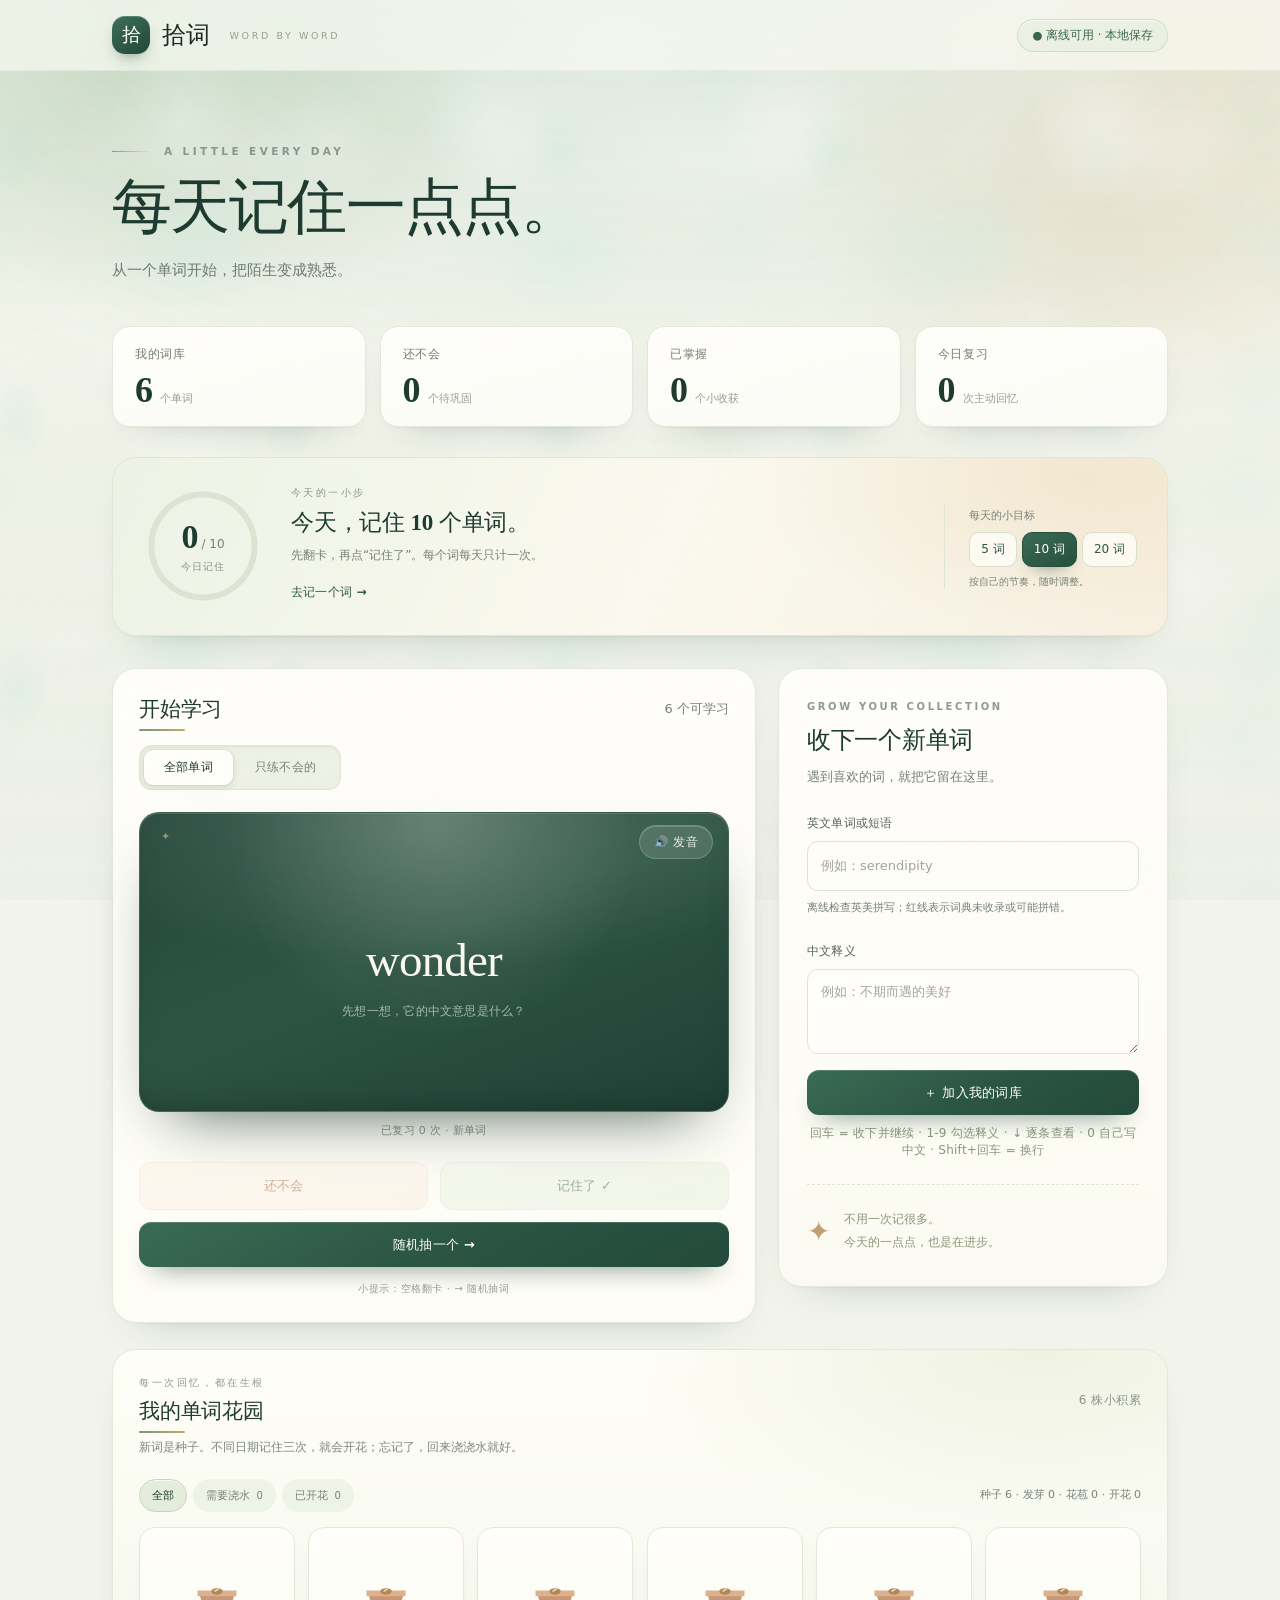
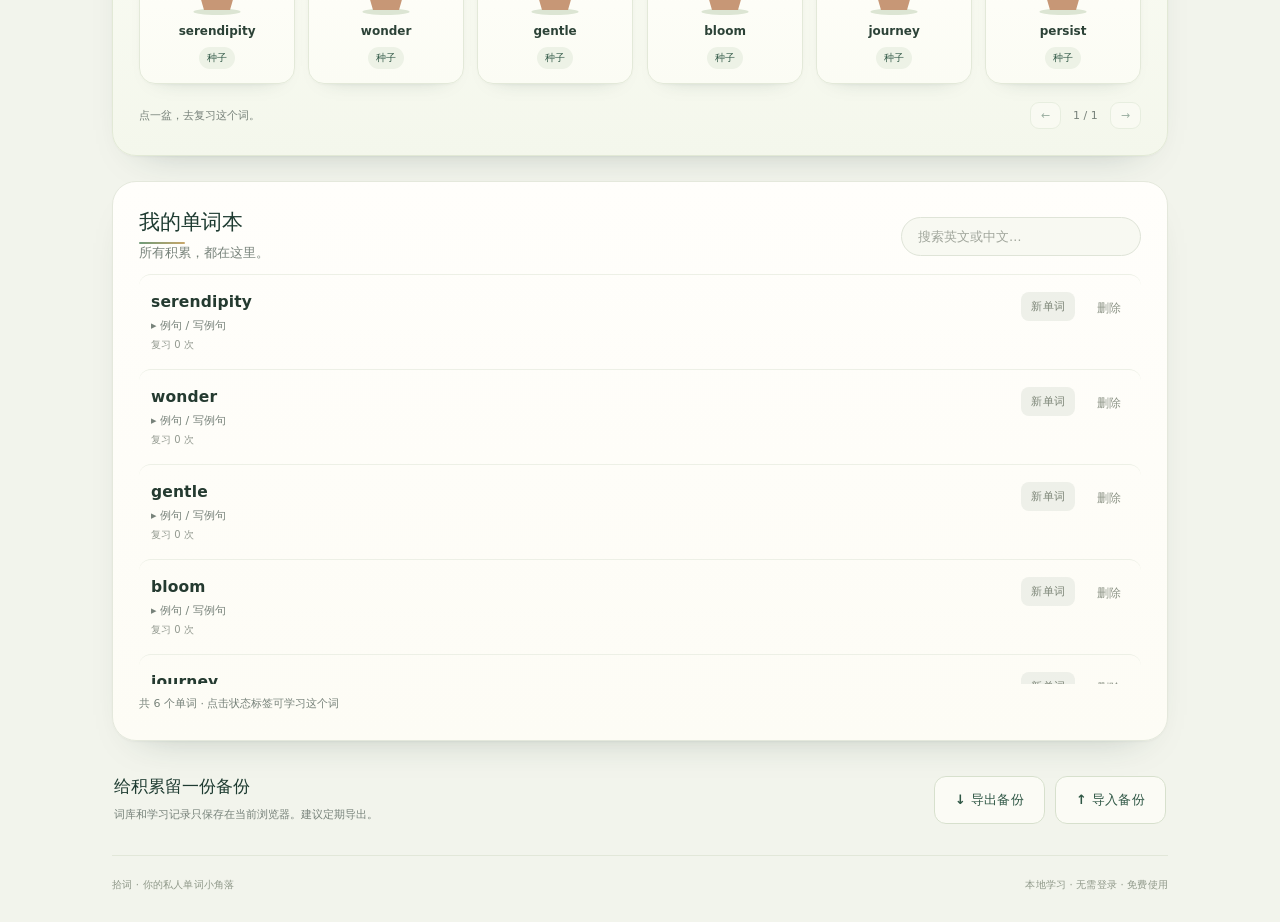
<file: index.html>
<!doctype html>
<html lang="zh-CN">
<head>
  <meta charset="UTF-8">
  <meta name="viewport" content="width=device-width, initial-scale=1">
  <meta name="color-scheme" content="light">
  <title>拾词 · 每天记住一点点</title>
  <link rel="stylesheet" href="vocab.css">
  <script src="vocab-spell/typo-js/typo.js" defer></script>
  <script src="vocab-spell/dictionaries.js" defer></script>
  <script src="vocab-spell.js" defer></script>
  <script src="vocab-meanings/dictionary.js" defer></script>
  <script src="vocab-meanings/phrases.js" defer></script>
  <script src="vocab-meanings/phrase-supplements.js" defer></script>
  <script src="vocab-examples-data.js" defer></script>
  <script src="vocab-examples-extra.js" defer></script>
  <script src="vocab-examples.js" defer></script>
  <script src="vocab-study-examples.js" defer></script>
  <script src="vocab-meanings.js" defer></script>
  <script src="vocab-speech.js" defer></script>
  <script src="vocab-motivation.js" defer></script>
  <script src="vocab.js" defer></script>
</head>
<body>
  <header class="topbar"><div class="topbar-inner"><a class="brand" href="index.html"><span class="brand-icon">拾</span>拾词 <small>WORD BY WORD</small></a><span class="local-badge">● 离线可用 · 本地保存</span></div></header>
  <main>
    <section class="intro"><p class="eyebrow">A LITTLE EVERY DAY</p><h1>每天记住一点点。</h1><p>从一个单词开始，把陌生变成熟悉。</p></section>
    <div id="storage-warning" class="warning" role="alert" hidden></div>
    <section class="stats" aria-label="学习概况">
      <div><span>我的词库</span><strong id="total">0</strong><small>个单词</small></div>
      <div><span>还不会</span><strong id="difficult-total">0</strong><small>个待巩固</small></div>
      <div><span>已掌握</span><strong id="known-total">0</strong><small>个小收获</small></div>
      <div><span>今日复习</span><strong id="today-total">0</strong><small>次主动回忆</small></div>
    </section>
    <section id="daily-goal" class="daily-goal" aria-labelledby="goal-title">
      <div id="goal-ring" class="goal-ring" role="progressbar" aria-label="每日单词目标" aria-valuemin="0" aria-valuemax="10" aria-valuenow="0">
        <svg viewBox="0 0 100 100" aria-hidden="true"><circle class="goal-track" cx="50" cy="50" r="43"/><circle id="goal-arc" class="goal-arc" cx="50" cy="50" r="43"/></svg>
        <div class="goal-ring-text"><strong id="goal-done">0</strong><span id="goal-target">/ 10</span><small>今日记住</small></div>
      </div>
      <div class="goal-story"><p class="eyebrow" id="goal-title">今天的一小步</p><h2 id="goal-copy">今天，记住 10 个单词。</h2><p id="goal-detail">先翻卡，再点“记住了”。每个词每天只计一次。</p><p id="goal-complete" class="goal-complete" hidden>✦ 目标完成，可以继续巩固，也可以明天再来。</p><button type="button" id="goal-start" class="goal-start">去记一个词 →</button></div>
      <div class="goal-settings"><span>每天的小目标</span><div class="goal-options" role="group" aria-label="选择每日目标"><button type="button" data-daily-goal="5" aria-pressed="false">5 词</button><button type="button" data-daily-goal="10" aria-pressed="true">10 词</button><button type="button" data-daily-goal="20" aria-pressed="false">20 词</button></div><small>按自己的节奏，随时调整。</small></div>
      <div class="goal-petals" aria-hidden="true"><i>✦</i><i>✦</i><i>●</i><i>✦</i><i>●</i><i>✦</i></div>
      <span id="goal-announcement" class="sr-only" role="status" aria-live="polite"></span>
    </section>
    <div class="workspace">
      <aside class="panel study-side" aria-labelledby="study-examples-title">
        <section id="study-examples" class="study-examples" aria-labelledby="study-examples-title" hidden>
          <div class="study-examples-heading"><h3 id="study-examples-title">例句</h3><span id="study-examples-word"></span></div>
          <p id="study-examples-status" class="study-examples-status" role="status" aria-live="polite"></p>
          <div id="study-examples-list" class="study-examples-list"></div>
        </section>
      </aside>
      <section class="panel study" aria-labelledby="study-title">
        <div class="section-heading"><h2 id="study-title">开始学习</h2><span id="pool-count" class="muted"></span></div>
        <div class="segmented" aria-label="学习范围"><button type="button" id="mode-all" aria-pressed="true">全部单词</button><button type="button" id="mode-difficult" aria-pressed="false">只练不会的</button></div>
        <div class="flashcard-wrap">
        <button type="button" id="flashcard" class="flashcard" aria-label="翻开卡片查看中文释义" aria-pressed="false">
          <span id="card-label" class="eyebrow">ENGLISH / 英文</span><strong id="card-text">准备好了吗？</strong><span id="card-hint">添加单词，开始你的学习</span><span class="flip-hint">↻ 点击卡片翻面</span>
        </button>
        <button type="button" id="pronounce" class="pronounce" aria-label="朗读英文单词" title="朗读英文单词" disabled><span aria-hidden="true">🔊</span> <span id="pronounce-label">发音</span></button>
        </div>
        <p id="speech-status" class="speech-status" role="status" aria-live="polite" hidden></p>
        <p id="card-record" class="card-record">先回忆，再翻面，记忆更牢固。</p>
        <div class="grade-buttons"><button type="button" id="forgot" class="button soft-orange">还不会</button><button type="button" id="remembered" class="button soft-green">记住了 ✓</button></div>
        <button type="button" id="next" class="button primary wide">随机抽一个 →</button>
        <p class="shortcut">小提示：空格翻卡 · → 随机抽词</p>
      </section>
      <aside class="panel add-panel" aria-labelledby="add-title"><p class="eyebrow">GROW YOUR COLLECTION</p><h2 id="add-title">收下一个新单词</h2><p class="muted">遇到喜欢的词，就把它留在这里。</p>
        <form id="add-form">
          <label for="word">英文单词或短语</label>
          <div class="spell-input-wrap">
            <div id="word-mirror" class="word-mirror" aria-hidden="true"><div id="word-mirror-text"></div></div>
            <input id="word" name="word" lang="en" placeholder="例如：serendipity" maxlength="100" required autocomplete="off" spellcheck="false" autocapitalize="off" aria-describedby="spell-status">
          </div>
          <p id="spell-status" class="spell-status" role="status" aria-live="polite">正在准备离线拼写检查…</p>
          <div id="spell-suggestions" class="spell-suggestions"></div>
          <section id="meaning-reference" class="meaning-reference" aria-labelledby="meaning-reference-title" hidden>
            <h3 id="meaning-reference-title">常见中文意思</h3>
            <p id="meaning-query-status" class="meaning-query-status" role="status" aria-live="polite"></p>
            <fieldset id="meaning-options" class="meaning-options"><legend class="sr-only">选择要加入或复制的释义，可多选</legend></fieldset>
            <div id="meaning-actions" class="meaning-actions" hidden>
              <button id="meaning-insert" type="button">加入已选释义</button>
              <button id="meaning-copy-selected" type="button">复制已选</button>
              <button id="meaning-copy-all" type="button">复制全部</button>
            </div>
            <p id="meaning-feedback" class="meaning-feedback" role="status" aria-live="polite"></p>
            <textarea id="meaning-copy-fallback" aria-label="待复制的释义，可选中文字手动复制" readonly rows="3" hidden></textarea>
            <small>本地词典参考 · 1-9 勾选 · ↓ 逐条看 · 0 自己写中文</small>
          </section>
          <label for="meaning">中文释义</label><textarea id="meaning" name="meaning" placeholder="例如：不期而遇的美好" maxlength="500" rows="3"></textarea>
          <div id="draft-examples" class="draft-examples" hidden></div>
          <button class="button primary wide" type="submit">＋ 加入我的词库</button>
          <p class="enter-hint">回车 = 收下并继续 · 1-9 勾选释义 · ↓ 逐条查看 · 0 自己写中文 · Shift+回车 = 换行</p>
        </form>
        <div class="gentle-note"><span>✦</span><p>不用一次记很多。<br>今天的一点点，也是在进步。</p></div>
      </aside>
    </div>
    <section id="word-garden" class="panel word-garden" aria-labelledby="garden-title">
      <div class="section-heading"><div><p class="eyebrow">每一次回忆，都在生根</p><h2 id="garden-title">我的单词花园</h2></div><span id="garden-total" class="garden-total"></span></div>
      <p class="garden-intro">新词是种子。不同日期记住三次，就会开花；忘记了，回来浇浇水就好。</p>
      <div class="garden-toolbar"><div class="garden-filters" role="group" aria-label="花园筛选"><button type="button" data-garden-filter="all" aria-pressed="true">全部</button><button type="button" data-garden-filter="water" aria-pressed="false">需要浇水 <span id="garden-water-count">0</span></button><button type="button" data-garden-filter="bloom" aria-pressed="false">已开花 <span id="garden-bloom-count">0</span></button></div><p id="garden-counts"></p></div>
      <div id="garden-grid" class="garden-grid"></div>
      <div class="garden-footer"><span>点一盆，去复习这个词。</span><div class="garden-paging"><button id="garden-prev" type="button" aria-label="花园上一页">←</button><span id="garden-page">1 / 1</span><button id="garden-next" type="button" aria-label="花园下一页">→</button></div></div>
    </section>
    <section class="panel library" aria-labelledby="library-title"><div class="section-heading library-heading"><div><h2 id="library-title">我的单词本</h2><p class="muted">所有积累，都在这里。</p></div><label class="search"><span class="sr-only">搜索英文或中文</span><input type="search" id="search" placeholder="搜索英文或中文…"></label></div><div id="word-list" class="word-list"></div><p id="list-count" class="muted list-count"></p></section>
    <section class="backup"><div><h2>给积累留一份备份</h2><p>词库和学习记录只保存在当前浏览器。建议定期导出。</p></div><div class="backup-actions"><button id="export" type="button" class="button outline">↓ 导出备份</button><button id="import" type="button" class="button outline">↑ 导入备份</button><input id="import-file" type="file" accept=".json,application/json" hidden></div></section>
    <footer>拾词 · 你的私人单词小角落 <span>本地学习 · 无需登录 · 免费使用</span></footer>
  </main>
  <div id="toast" class="toast" role="status" aria-live="polite" hidden></div>
  <dialog id="import-dialog"><h2>恢复这份备份？</h2><p id="import-summary"></p><p class="muted">恢复会替换当前词库和学习记录。建议先取消并导出当前备份。</p><div class="dialog-actions"><button id="cancel-import" class="button outline" type="button">取消</button><button id="confirm-import" class="button primary" type="button">确认恢复</button></div></dialog>
</body>
</html>
</file>
<file: vocab.css>
:root{--ink:#223c35;--muted:#75817a;--green:#36654f;--line:#e3e8df;--paper:#fffefa;--bg:#f6f7f1;--orange:#a96438;font-family:"Segoe UI","Microsoft YaHei",sans-serif;color:var(--ink);background:var(--bg);font-synthesis:none}*{box-sizing:border-box}body{margin:0}button,input,textarea{font:inherit}button,a,input,textarea{-webkit-tap-highlight-color:transparent}button{cursor:pointer}button:disabled{cursor:default;opacity:.45}button:focus-visible,a:focus-visible,input:focus-visible,textarea:focus-visible{outline:3px solid #91b69e;outline-offset:4px}a{color:inherit}.topbar{max-width:1200px;margin:auto;padding:24px 28px;display:flex;justify-content:space-between;align-items:center;border-bottom:1px solid var(--line)}.brand{text-decoration:none;font-size:23px;font-weight:700;display:flex;gap:10px;align-items:center}.brand-icon{display:grid;place-items:center;background:var(--green);color:white;width:36px;height:36px;border-radius:12px;font-size:20px}.brand small{font-size:10px;letter-spacing:2px;font-weight:500;color:var(--muted);margin-left:8px}.local-badge{font-size:12px;color:var(--green);background:#eaf0e5;padding:8px 12px;border-radius:20px}main{max-width:1200px;margin:auto;padding:0 28px}.intro{padding:44px 0 30px}.eyebrow{font-size:10px;font-weight:600;letter-spacing:2px;color:var(--muted);margin:0 0 12px}h1{font-size:36px;letter-spacing:-1px;margin:0 0 12px;font-weight:650}h2{font-size:18px;margin:0;font-weight:650}.intro>p:last-child,.muted{color:var(--muted);font-size:13px;line-height:1.7}.intro>p:last-child{margin:0}.stats{display:grid;grid-template-columns:repeat(4,1fr);background:#edf1e7;border:1px solid #e3e9db;border-radius:16px;padding:22px 0;margin-bottom:28px}.stats>div{padding:0 26px;border-right:1px solid #dce3d4}.stats>div:last-child{border:0}.stats span{display:block;font-size:12px;color:#657562;margin-bottom:7px}.stats strong{font-size:30px;font-weight:550}.stats small{font-size:11px;color:var(--muted);margin-left:9px}.workspace{display:grid;grid-template-columns:minmax(0,1.65fr) minmax(0,1fr);gap:24px}.panel{background:var(--paper);border:1px solid var(--line);border-radius:18px;padding:26px}.section-heading{display:flex;justify-content:space-between;align-items:center;gap:16px}.segmented{display:flex;background:#f1f3ed;padding:4px;border-radius:10px;width:max-content;margin:20px 0}.segmented button{border:0;background:none;color:var(--muted);border-radius:7px;padding:9px 19px;font-size:12px}.segmented button[aria-pressed=true]{background:white;color:var(--green);box-shadow:0 2px 5px #253a2410}.flashcard{position:relative;width:100%;min-height:248px;padding:30px 20px 48px;border:1px solid #dfe6d8;background:#f5f7ef;border-radius:14px;color:var(--ink);display:flex;flex-direction:column;align-items:center;justify-content:center;gap:12px;transition:background .2s,transform .2s;overflow-wrap:anywhere}.flashcard:hover{transform:translateY(-2px)}.flashcard[aria-pressed=true]{background:#edf3e9}.flashcard .eyebrow{margin:0;color:#88967f;font-size:10px}.flashcard strong{font-size:clamp(24px,3.4vw,38px);font-weight:550;white-space:pre-wrap;line-height:1.4;max-width:100%}#card-hint{font-size:12px;color:#87927f}.flip-hint{position:absolute;bottom:19px;font-size:11px;color:#8c9685}.card-record{text-align:center;font-size:11px;color:var(--muted);min-height:17px}.grade-buttons{display:flex;gap:12px;margin-top:21px}.button{border:0;border-radius:9px;padding:12px 18px;font-size:13px;font-weight:550;transition:filter .15s;line-height:1.5}.button:hover{filter:brightness(.96)}.grade-buttons .button{flex:1}.primary{background:var(--green);color:white}.soft-orange{background:#fbefe4;color:var(--orange)}.soft-green{background:#e9f0e5;color:var(--green)}.wide{width:100%;margin-top:12px}.shortcut{text-align:center;font-size:10px;color:#92998d;margin:15px 0 0}.add-panel{padding:30px 26px}.add-panel h2{font-size:21px}.add-panel>.muted{margin:10px 0 27px}label{display:block;font-size:12px;margin:18px 0 9px}input,textarea{width:100%;border:1px solid #dfe4da;border-radius:9px;background:#fffefa;padding:12px;color:var(--ink);font-size:13px;min-width:0}input::placeholder,textarea::placeholder{color:#a1a69c}textarea{resize:vertical;min-height:85px}.gentle-note{display:flex;align-items:center;gap:14px;padding-top:23px;margin-top:25px;border-top:1px dashed var(--line);color:#8a977b}.gentle-note span{font-size:28px}.gentle-note p{font-size:12px;line-height:1.9;margin:0}.library{margin-top:24px}.library-heading .muted{margin:6px 0 0}.search{margin:0;width:240px}.word-list{margin-top:18px;max-height:410px;overflow:auto}.word-row{display:flex;align-items:center;gap:14px;padding:17px 0;border-top:1px solid #edf0e7}.word-info{flex:1;min-width:0}.word-info strong{font-size:15px;font-weight:600;overflow-wrap:anywhere}.word-info p{margin:5px 0 0;font-size:12px;color:var(--muted);white-space:pre-wrap;overflow-wrap:anywhere}.word-info small{display:block;font-size:10px;color:#939a90;margin-top:5px}.tag{font-size:11px;white-space:nowrap;border:0;border-radius:6px;padding:7px 10px;background:#eef0e9;color:#7c8577}.tag.difficult{color:var(--orange);background:#fbefe4}.tag.known{color:var(--green);background:#e9f0e5}.delete{border:0;background:none;color:#8e9588;font-size:12px;padding:8px}.empty{padding:36px 10px;text-align:center;color:var(--muted);font-size:13px;line-height:1.9}.list-count{font-size:11px;margin-bottom:0}.backup{display:flex;justify-content:space-between;align-items:center;gap:20px;padding:30px 0}.backup h2{font-size:14px}.backup p{font-size:11px;color:var(--muted);line-height:1.8;margin:7px 0 0}.backup-actions{display:flex;gap:10px;flex-shrink:0}.outline{border:1px solid #d9e0d2;background:transparent;color:var(--green);font-size:12px}footer{display:flex;justify-content:space-between;gap:12px;font-size:10px;color:#8f9889;border-top:1px solid var(--line);padding:22px 0 30px}.toast{position:fixed;bottom:25px;left:50%;transform:translateX(-50%);background:#243e34;color:white;border-radius:12px;padding:14px 22px;box-shadow:0 5px 25px #0002;font-size:13px;z-index:10;max-width:90vw;width:max-content}.warning{padding:15px;background:#fff0d8;color:#8f4b18;line-height:1.7;border-radius:10px;margin-bottom:20px;font-size:13px}dialog{border:1px solid var(--line);border-radius:16px;max-width:450px;width:calc(100% - 40px);padding:26px;color:var(--ink);background:var(--paper)}dialog::backdrop{background:#20372b66}dialog p{line-height:1.8;font-size:14px}.dialog-actions{display:flex;gap:12px;justify-content:flex-end;margin-top:24px}.sr-only{position:absolute;width:1px;height:1px;padding:0;overflow:hidden;clip:rect(0,0,0,0)}[hidden]{display:none!important}@media(max-width:700px){.topbar{padding:18px 20px}.brand small{display:none}main{padding:0 18px}.intro{padding:32px 0 25px}h1{font-size:29px}.stats{padding:17px 0;gap:20px 0;grid-template-columns:repeat(2,1fr)}.stats>div{padding:0 20px}.stats>div:nth-child(2){border-right:0}.stats strong{font-size:28px}.workspace{grid-template-columns:1fr;gap:18px}.panel{padding:22px}.flashcard{min-height:240px}.flashcard strong{font-size:30px}.library{margin-top:18px}.library-heading{align-items:flex-start;flex-direction:column}.search{width:100%}.backup{align-items:flex-start;flex-direction:column;padding:26px 2px}.backup-actions{width:100%}.backup-actions button{flex:1}footer{flex-direction:column}.word-row{gap:8px}.local-badge{font-size:10px}.word-info strong{font-size:14px}}@media(prefers-reduced-motion:reduce){*{transition:none!important}}
:root .spell-input-wrap{position:relative;background:var(--paper);border-radius:9px}
.spell-input-wrap #word{position:relative;display:block;background:transparent;line-height:22px}
.word-mirror{position:absolute;inset:0;overflow:hidden;pointer-events:none;border:1px solid transparent;border-radius:9px;padding:12px;font-size:13px;line-height:22px;color:transparent;white-space:pre}
#word-mirror-text{width:max-content;min-width:100%}
.spell-error{text-decoration-line:underline;text-decoration-style:wavy;text-decoration-color:#d12f40;text-decoration-thickness:1.5px;text-underline-offset:3px;text-decoration-skip-ink:none}
.spell-status{font-size:11px;line-height:1.7;color:var(--muted);margin:8px 0 0}
.spell-status.has-errors{color:#ac2938}
.spell-suggestions{display:grid;gap:6px;margin-top:7px}
.spell-suggestion-row{display:flex;gap:5px;flex-wrap:wrap;align-items:center;font-size:11px;color:var(--muted)}
.spell-suggestion-row button{border:1px solid #e7cdd0;background:#fff6f6;color:#a42b3a;border-radius:6px;padding:4px 7px;font-size:11px;overflow-wrap:anywhere;max-width:100%}
.meaning-reference{background:#f2f6ee;border:1px solid #dfe7d7;border-radius:10px;padding:13px;margin-top:15px}
.meaning-reference h3{font-size:13px;margin:0;font-weight:600}
.meaning-query-status,.meaning-feedback{font-size:11px;line-height:1.7;margin:7px 0;color:var(--green);overflow-wrap:anywhere}
.meaning-feedback:empty{display:none}
.meaning-options{padding:0;margin:10px 0;border:0;display:flex;gap:7px;flex-wrap:wrap;max-height:360px;overflow:auto;min-width:0}
.meaning-option input:focus-visible{outline:2px solid var(--green);outline-offset:2px}
.sense-example-toggle{margin-top:4px}
.sense-example-toggle>summary{display:inline-block;font-size:11px;color:var(--muted);cursor:pointer;list-style:none}
.sense-example-toggle>summary::marker,.sense-example-toggle>summary::-webkit-details-marker{display:none}
.sense-example-toggle>summary::before{content:'▸ '}
.sense-example-toggle[open]>summary::before{content:'▾ '}
.saved-examples{margin-top:3px}
.saved-examples>summary{display:inline-block;font-size:11px;color:var(--muted);cursor:pointer;list-style:none}
.saved-examples>summary::marker,.saved-examples>summary::-webkit-details-marker{display:none}
.saved-examples>summary::before{content:'▸ '}
.saved-examples[open]>summary::before{content:'▾ '}
.saved-examples-body{margin-top:6px}
.meaning-option{display:flex;align-items:baseline;gap:5px;margin:0;padding:6px 8px;background:var(--paper);border:1px solid #dce5d5;border-radius:7px;font-size:12px;cursor:pointer;max-width:100%;overflow-wrap:anywhere}
.meaning-option:has(input:checked){background:#dfeeda;border-color:#799c6c;color:#244d30}
.meaning-option input{width:13px;height:13px;flex-shrink:0;margin:0;padding:0;accent-color:var(--green)}
.meaning-index{flex:0 0 auto;min-width:15px;height:15px;border-radius:4px;background:#e6eee0;color:#4a6a43;font-size:10px;font-weight:700;line-height:15px;text-align:center;font-variant-numeric:tabular-nums}
.meaning-option:has(input:checked) .meaning-index{background:var(--green);color:#fff}
.meaning-actions{display:flex;gap:6px;flex-wrap:wrap;margin:10px 0}
.meaning-actions button{font-size:11px;border:1px solid #cddbc4;border-radius:6px;background:var(--paper);color:var(--green);padding:6px 8px}
.meaning-actions #meaning-insert{background:var(--green);border-color:var(--green);color:white}
.meaning-reference small{font-size:10px;line-height:1.7;color:var(--muted);display:block}
#meaning-copy-fallback{font-size:12px;margin:7px 0}
.meaning-options{display:grid;grid-template-columns:1fr;max-height:52vh;gap:10px}
.meaning-sense-card{border:1px solid #dce5d5;border-radius:8px;background:var(--paper);padding:9px;min-width:0}
.meaning-sense-card .meaning-option{border:0;background:transparent;padding:0;font-weight:600}
.meaning-manual{padding:0;border-style:dashed;background:#faf9f2}
.meaning-manual-btn{display:flex;align-items:center;gap:7px;width:100%;padding:10px;border:0;border-radius:9px;background:transparent;font:inherit;font-size:12px;color:var(--green);text-align:left;cursor:pointer}
.meaning-manual-btn:hover,.meaning-manual-btn:focus-visible{background:#eef4e7}
.sense-example{border-left:2px solid #dce5d5;padding-left:9px;margin-top:7px;min-width:0}
.sense-example p,.word-info .sense-example p{font-size:12px;line-height:1.7;margin:3px 0;overflow-wrap:anywhere;white-space:pre-wrap}
.sense-example .example-en,.word-info .sense-example .example-en{color:var(--ink)}
.sense-example .example-zh,.word-info .sense-example .example-zh{color:var(--muted);font-size:11px}
.sense-example .example-missing{color:var(--muted);font-size:11px}
.sense-group{margin-top:11px;padding:9px 0;border-top:1px solid var(--line)}
.sense-group .sense-title,.word-info .sense-group .sense-title{font-weight:600;color:var(--green);font-size:12px;margin:0}
.draft-examples{margin-top:14px;background:#f5f7ef;border:1px solid var(--line);border-radius:10px;padding:12px}
.draft-examples h3{font-size:13px;margin:0}
.draft-examples-note{font-size:11px;line-height:1.7;color:var(--muted);margin:6px 0}
.example-editor{font-size:11px;margin-top:7px}
.example-editor summary{cursor:pointer;color:var(--green)}
.example-editor label{margin:9px 0;font-size:11px}
.example-editor textarea{font-size:12px;line-height:1.6;min-height:60px;margin-top:5px}
.example-save{font-size:11px;border:1px solid #cddbc4;border-radius:6px;background:var(--paper);color:var(--green);padding:6px 9px}
.example-feedback{font-size:11px;color:var(--orange);line-height:1.6}
.sense-example .example-note,.word-info .sense-example .example-note{font-size:11px;color:var(--orange)}
.workspace{align-items:start}
.study-examples{margin:22px 0 26px;padding:18px;background:#f8faf4;border:1px solid #dfe6d8;border-radius:12px;min-height:150px}
.study-examples-heading{display:flex;align-items:baseline;justify-content:space-between;gap:12px}
.study-examples h3{font-size:15px;margin:0}
#study-examples-word{font-size:12px;color:var(--green);overflow-wrap:anywhere}
.study-examples-status{font-size:11px;color:var(--muted);line-height:1.7;margin:8px 0 12px}
.study-examples-list{max-height:380px;overflow:auto;overscroll-behavior:contain}
.study-example-item+.study-example-item{border-top:1px solid var(--line);padding-top:12px;margin-top:14px}
.study-example-sense{font-size:12px;font-weight:600;color:var(--green);margin:0 0 6px;line-height:1.7}
.study-examples .example-en{font-size:14px;line-height:1.8}
.study-examples .example-zh{font-size:12px}
.study-example-source{display:block;color:var(--muted);font-size:10px;margin-top:8px}
.study-examples+.grade-buttons{margin-top:0}
.word-row{align-items:flex-start}
.flashcard-wrap{position:relative}
.flashcard-wrap .flashcard{padding-top:58px}
.pronounce{position:absolute;right:14px;top:12px;display:flex;align-items:center;gap:5px;border:1px solid #cfddc6;border-radius:18px;background:#fffefa;color:var(--green);padding:7px 12px;font-size:12px;line-height:1.4;z-index:1}
.pronounce:hover{background:#e9f0e5}
.pronounce[aria-busy=true]{background:#e9f0e5}
.speech-status{font-size:11px;color:var(--orange);line-height:1.7;margin:9px 0}
.daily-goal{position:relative;display:flex;align-items:center;gap:24px;padding:25px 28px;margin:-4px 0 28px;background:linear-gradient(110deg,#edf2e7,#fffdf6);border:1px solid #dce5d3;border-radius:18px;overflow:hidden}
.goal-ring{position:relative;width:112px;height:112px;flex:0 0 112px}
.goal-ring svg{width:100%;height:100%;transform:rotate(-90deg)}
.goal-ring circle{fill:none;stroke-width:5}
.goal-track{stroke:#dce5d3}
.goal-arc{stroke:#5d8665;stroke-linecap:round;stroke-dasharray:270.18;stroke-dashoffset:270.18;transition:stroke-dashoffset .6s ease}
.goal-ring-text{position:absolute;inset:0;display:flex;align-items:baseline;justify-content:center;align-content:center;flex-wrap:wrap;column-gap:4px;padding:24px 10px}
.goal-ring-text strong{font-size:30px;line-height:1.1;font-weight:600}
.goal-ring-text>span{font-size:12px;color:var(--muted)}
.goal-ring-text small{width:100%;text-align:center;font-size:10px;color:var(--muted);margin-top:5px}
.goal-ring.is-complete .goal-arc{stroke:#bd9860}
.goal-story{flex:1;min-width:0}.goal-story .eyebrow{margin-bottom:7px;letter-spacing:1px}
.goal-story h2{font-size:21px;font-weight:600}
.goal-story>p:not(.eyebrow){font-size:12px;line-height:1.8;color:var(--muted);margin:7px 0}
.goal-story .goal-complete{color:var(--green)!important}
.goal-start{border:0;background:transparent;color:var(--green);padding:4px 0;font-size:12px;font-weight:600}
.goal-settings{flex-shrink:0;border-left:1px solid #dfe6d7;padding-left:24px}
.goal-settings>span{font-size:11px;color:var(--muted)}
.goal-settings small{font-size:10px;color:var(--muted);display:block;margin-top:8px}
.goal-options{display:flex;gap:5px;margin-top:9px}
.goal-options button{border:1px solid #d6e1cf;border-radius:8px;padding:8px 11px;color:var(--green);background:#fffefa;font-size:12px}
.goal-options button[aria-pressed=true]{background:var(--green);color:white;border-color:var(--green)}
.goal-petals{position:absolute;inset:0;pointer-events:none;overflow:hidden}
.goal-petals i{position:absolute;right:12%;top:65%;color:#b79552;font-style:normal;opacity:0;font-size:15px}
.goal-petals i:nth-child(2){right:20%;color:#db9aab}.goal-petals i:nth-child(3){right:6%;font-size:8px;color:#7da67b}.goal-petals i:nth-child(4){right:31%;color:#7da67b}.goal-petals i:nth-child(5){right:25%;font-size:9px;color:#db9aab}.goal-petals i:nth-child(6){right:38%}
.is-celebrating .goal-petals i{animation:goal-petal 1.7s ease-out both}.is-celebrating .goal-petals i:nth-child(even){animation-delay:.16s}
@keyframes goal-petal{0%{opacity:0;transform:translateY(15px) rotate(0)}20%{opacity:1}100%{opacity:0;transform:translateY(-95px) rotate(150deg)}}
.word-garden{margin-top:24px;background:linear-gradient(180deg,#fffefa,#f6f8f0)}
.word-garden .eyebrow{letter-spacing:1px;margin-bottom:7px}
.garden-total{font-size:12px;color:var(--muted);white-space:nowrap}
.garden-intro{font-size:12px;color:var(--muted);line-height:1.8;margin:12px 0 20px}
.garden-toolbar{display:flex;align-items:center;justify-content:space-between;gap:15px;flex-wrap:wrap;margin-bottom:15px}
.garden-toolbar>p{font-size:11px;color:var(--muted);margin:0;line-height:1.8}
.garden-filters{display:flex;gap:6px;flex-wrap:wrap}
.garden-filters button{background:#eef2e8;border:1px solid transparent;color:var(--muted);font-size:11px;border-radius:20px;padding:8px 12px}
.garden-filters button[aria-pressed=true]{background:#e4eddb;color:var(--green);border-color:#c5d6b7}
.garden-filters span{font-size:10px;margin-left:3px}
.garden-grid{display:grid;grid-template-columns:repeat(6,minmax(0,1fr));gap:12px}
.garden-tile{position:relative;display:flex;flex-direction:column;align-items:center;min-width:0;padding:13px 8px 14px;border:1px solid #e0e7d8;border-radius:13px;background:#fffefa;color:var(--ink);transition:transform .16s,box-shadow .16s}
.garden-tile:hover{transform:translateY(-3px);box-shadow:0 7px 16px #344d3010}
.garden-tile.needs-water{border-color:#e5cdb0;background:#fffaf2}
.garden-plant{display:block;width:78px;height:78px;max-width:90%}
.garden-plant svg{width:100%;height:100%;display:block}
.garden-plant.is-thirsty{filter:saturate(.6)}
.garden-tile strong{font-size:12px;font-weight:600;line-height:1.5;overflow-wrap:anywhere;text-align:center;max-width:100%;margin:3px 0 7px}
.garden-stage{font-size:10px;color:var(--green);background:#edf2e7;border-radius:20px;padding:4px 8px;margin-top:auto}
.needs-water .garden-stage{background:#f8ead8;color:#976530}
.garden-footer{display:flex;align-items:center;justify-content:space-between;gap:15px;margin-top:18px;font-size:11px;color:var(--muted)}
.garden-paging{display:flex;align-items:center;gap:12px;flex-shrink:0}
.garden-paging button{border:1px solid #d8e2cf;background:var(--paper);border-radius:8px;padding:6px 10px;color:var(--green)}
.garden-empty{grid-column:1/-1;text-align:center;padding:35px 12px;color:var(--muted);font-size:13px;line-height:1.8}
@media(max-width:850px){.daily-goal{gap:18px;padding:23px}.goal-settings{padding-left:18px}.goal-story h2{font-size:18px}.garden-grid{grid-template-columns:repeat(4,minmax(0,1fr))}}
@media(max-width:600px){.daily-goal{flex-wrap:wrap;padding:21px;gap:16px;margin-bottom:20px}.goal-ring{width:94px;height:94px;flex-basis:94px}.goal-ring-text{padding:18px 8px}.goal-story h2{font-size:17px}.goal-story>p:not(.eyebrow){font-size:11px}.goal-settings{width:100%;border-left:0;border-top:1px solid #dfe6d7;padding:14px 0 0;display:flex;align-items:center;gap:12px;flex-wrap:wrap}.goal-options{margin:0}.goal-settings small{margin:0;width:100%}.garden-grid{grid-template-columns:repeat(3,minmax(0,1fr));gap:9px}.garden-tile{padding:10px 5px}.garden-plant{width:66px;height:66px}.garden-total{font-size:10px}.garden-footer{font-size:10px}.garden-intro{font-size:11px}.garden-toolbar>p{font-size:10px}}
@media(prefers-reduced-motion:reduce){.goal-arc,.garden-tile{transition:none}.is-celebrating .goal-petals i{animation:none}}

/* ==========================================================================
   拾词 · 视觉升级层（追加样式）
   只覆盖视觉与动效，不改动任何功能结构；如需回退，删除本节即可。
   ========================================================================== */

:root {
  --ink: #1c2a24;
  --muted: #77827a;
  --green: #2f5745;
  --green-deep: #1e3b31;
  --green-soft: #e8efe2;
  --line: #e4e8dc;
  --line-strong: #d3ddc7;
  --paper: #fffdf8;
  --surface: #fffefb;
  --bg: #f2f4ec;
  --orange: #a96438;
  --gold: #b28a52;
  --gold-soft: #f3ebd9;
  --shadow-card: 0 1px 2px rgba(30, 59, 49, .04), 0 18px 40px -30px rgba(30, 59, 49, .38);
  --shadow-lift: 0 26px 52px -30px rgba(30, 59, 49, .45);
  --font-display: "Iowan Old Style", "Palatino Linotype", Palatino, "Book Antiqua", "Songti SC", "Noto Serif SC", Georgia, serif;
  --font-ui: "Segoe UI Variable Text", "Segoe UI", system-ui, "Microsoft YaHei", sans-serif;
  font-family: var(--font-ui);
  color: var(--ink);
  background: var(--bg);
}

html { scroll-behavior: smooth; scroll-padding-top: 92px; }

body {
  color: var(--ink);
  background:
    radial-gradient(1200px 700px at 8% -12%, #e6efe0 0%, rgba(230, 239, 224, 0) 60%),
    radial-gradient(1000px 620px at 102% 4%, #f8efdd 0%, rgba(248, 239, 221, 0) 58%),
    linear-gradient(180deg, #f4f6ee 0%, #f1f3e9 55%, #f5f6ee 100%);
  background-attachment: fixed;
  min-height: 100vh;
  overflow-x: hidden;
  -webkit-font-smoothing: antialiased;
  text-rendering: optimizeLegibility;
}

/* 缓慢漂移的环境光 */
body::before {
  content: "";
  position: fixed;
  inset: -15%;
  z-index: 0;
  pointer-events: none;
  background:
    radial-gradient(560px 380px at 22% 18%, rgba(157, 186, 144, .30), transparent 62%),
    radial-gradient(520px 360px at 78% 30%, rgba(214, 190, 146, .22), transparent 60%);
  animation: auroraDrift 26s ease-in-out infinite alternate;
}

/* 极细纸纹，让大面积浅色不显得平 */
body::after {
  content: "";
  position: fixed;
  inset: 0;
  z-index: 2;
  pointer-events: none;
  opacity: .035;
  mix-blend-mode: multiply;
  background-image: url("data:image/svg+xml,%3Csvg xmlns='http://www.w3.org/2000/svg' width='140' height='140'%3E%3Cfilter id='n'%3E%3CfeTurbulence type='fractalNoise' baseFrequency='.85' numOctaves='2' stitchTiles='stitch'/%3E%3C/filter%3E%3Crect width='140' height='140' filter='url(%23n)' opacity='.55'/%3E%3C/svg%3E");
}

@keyframes auroraDrift {
  from { transform: translate3d(-2%, -1%, 0) scale(1); }
  to   { transform: translate3d(3%, 2%, 0) scale(1.07); }
}

header, main { position: relative; z-index: 1; }

::selection { background: #cfe0c6; color: var(--green-deep); }

/* 顶栏 */
.topbar {
  position: sticky;
  top: 0;
  z-index: 60;
  max-width: none;
  margin: 0;
  padding: 0;
  border: 0;
  border-bottom: 1px solid rgba(224, 230, 216, .75);
  background: rgba(248, 249, 243, .72);
  -webkit-backdrop-filter: blur(18px) saturate(150%);
  backdrop-filter: blur(18px) saturate(150%);
  transition: background .35s ease, box-shadow .35s ease, border-color .35s ease;
}

.topbar.is-scrolled {
  background: rgba(250, 251, 246, .9);
  border-bottom-color: rgba(214, 222, 205, .9);
  box-shadow: 0 14px 34px -30px rgba(30, 59, 49, .55);
}

.brand-icon { transition: transform .5s cubic-bezier(.2, .8, .25, 1); }
.topbar.is-scrolled .brand-icon { transform: rotate(-8deg) scale(.94); }

.topbar-inner {
  width: 100%;
  max-width: 1112px;
  margin: 0 auto;
  padding: 16px 28px;
  display: flex;
  align-items: center;
  justify-content: space-between;
  gap: 16px;
}

.brand {
  gap: 12px;
  font-family: var(--font-display);
  font-size: 24px;
  font-weight: 600;
  letter-spacing: -.2px;
}

.brand-icon {
  width: 38px;
  height: 38px;
  border-radius: 13px;
  font-size: 19px;
  background: linear-gradient(145deg, #3d7059, #22463a);
  box-shadow: 0 8px 18px -10px rgba(30, 59, 49, .9), inset 0 1px 0 rgba(255, 255, 255, .18);
  transition: transform .45s cubic-bezier(.2, .9, .3, 1.4), box-shadow .35s;
}

.brand:hover .brand-icon {
  transform: rotate(-6deg) scale(1.05);
  box-shadow: 0 12px 24px -10px rgba(30, 59, 49, .95), inset 0 1px 0 rgba(255, 255, 255, .22);
}

.brand small {
  font-family: var(--font-ui);
  font-size: 9.5px;
  letter-spacing: 2.6px;
  color: #97a094;
}

.local-badge {
  font-size: 11.5px;
  color: #3a6650;
  background: rgba(233, 240, 226, .9);
  border: 1px solid rgba(206, 220, 194, .9);
  padding: 8px 14px;
  border-radius: 999px;
  box-shadow: inset 0 1px 0 rgba(255, 255, 255, .7);
}

/* 首屏 */
main { max-width: 1112px; padding: 0 28px; }

.intro { position: relative; padding: 74px 0 42px; max-width: 760px; }

.intro .eyebrow {
  display: flex;
  align-items: center;
  gap: 14px;
  font-size: 10.5px;
  letter-spacing: 3.4px;
  color: #8b968c;
  margin-bottom: 18px;
}

.intro .eyebrow::before {
  content: "";
  width: 38px;
  height: 1px;
  background: linear-gradient(90deg, var(--gold), rgba(178, 138, 82, 0));
}

.intro h1 {
  font-family: var(--font-display);
  font-size: clamp(38px, 5.2vw, 60px);
  line-height: 1.08;
  letter-spacing: -1.6px;
  font-weight: 600;
  margin: 0 0 16px;
  color: var(--green-deep);
}

.intro > p:last-child {
  font-size: 15px;
  line-height: 1.9;
  color: #6e7a72;
  max-width: 460px;
}

/* 数据卡片 */
.stats { background: none; border: 0; border-radius: 0; padding: 0; gap: 14px; margin-bottom: 34px; }

.stats > div,
.stats > div:last-child,
.stats > div:nth-child(2) {
  position: relative;
  padding: 20px 22px 18px;
  border: 1px solid var(--line);
  border-radius: 18px;
  background: linear-gradient(165deg, #fffefb 0%, #fbfcf6 100%);
  box-shadow: var(--shadow-card);
  overflow: hidden;
  transition: transform .4s cubic-bezier(.2, .8, .25, 1), box-shadow .4s, border-color .4s;
}

.stats > div::before {
  content: "";
  position: absolute;
  inset: 0 0 auto;
  height: 2px;
  background: linear-gradient(90deg, #8fae86, #d8c08f 70%, transparent);
  opacity: 0;
  transition: opacity .4s ease;
}

.stats > div:hover { transform: translateY(-4px); box-shadow: var(--shadow-lift); border-color: var(--line-strong); }
.stats > div:hover::before { opacity: 1; }

.stats span { font-size: 11.5px; letter-spacing: .06em; color: #73806f; margin-bottom: 10px; }

.stats strong {
  font-family: var(--font-display);
  font-size: 36px;
  font-weight: 600;
  letter-spacing: -1px;
  line-height: 1;
  font-variant-numeric: tabular-nums;
  color: var(--green-deep);
}

.stats small { font-size: 10.5px; color: #98a094; margin-left: 8px; }

/* 每日目标 */
.daily-goal {
  padding: 28px 30px;
  margin: -4px 0 32px;
  border: 1px solid #e0e7d5;
  border-radius: 24px;
  background:
    radial-gradient(520px 240px at 92% 10%, rgba(233, 214, 176, .38), transparent 65%),
    linear-gradient(115deg, #edf3e6 0%, #fbf9ef 52%, #f8f0e1 100%);
  box-shadow: var(--shadow-card);
  gap: 28px;
}

.goal-ring { width: 120px; height: 120px; flex-basis: 120px; }
.goal-arc { stroke: #5a8467; filter: drop-shadow(0 3px 8px rgba(90, 132, 103, .35)); }
.goal-ring.is-complete .goal-arc { stroke: #c19a5d; filter: drop-shadow(0 3px 9px rgba(193, 154, 93, .45)); }

.goal-ring-text strong { font-family: var(--font-display); font-size: 34px; font-weight: 600; letter-spacing: -1px; color: var(--green-deep); }
.goal-ring-text small { letter-spacing: .08em; color: #8a958a; }
.goal-story .eyebrow { letter-spacing: 2.4px; color: #8b968b; }

.goal-story h2 { font-family: var(--font-display); font-size: 23px; font-weight: 600; letter-spacing: -.2px; color: var(--green-deep); }

.goal-start { position: relative; overflow: hidden; margin-top: 4px; padding: 6px 0; letter-spacing: .02em; transition: opacity .3s; }
.goal-start:hover { opacity: .72; }

.goal-options button {
  position: relative;
  overflow: hidden;
  border: 1px solid #d7e0cb;
  border-radius: 10px;
  background: rgba(255, 254, 249, .8);
  transition: background .3s, color .3s, border-color .3s, transform .3s, box-shadow .3s;
}

.goal-options button:hover { transform: translateY(-1px); box-shadow: 0 6px 14px -12px rgba(30, 59, 49, .6); }

.goal-options button[aria-pressed="true"] {
  background: linear-gradient(150deg, #3a6b54, #27503f);
  border-color: #27503f;
  color: #fff;
  box-shadow: 0 8px 18px -12px rgba(30, 59, 49, .95);
}

/* 通用面板 */
.panel {
  border: 1px solid var(--line);
  border-radius: 24px;
  background: linear-gradient(180deg, #fffefb 0%, #fdfcf5 100%);
  box-shadow: var(--shadow-card);
  transition: box-shadow .5s ease, border-color .5s ease;
}

.panel:hover { box-shadow: 0 1px 2px rgba(30, 59, 49, .04), 0 26px 56px -34px rgba(30, 59, 49, .45); }

.workspace { gap: 22px; }

.section-heading h2 { font-family: var(--font-display); font-size: 21px; font-weight: 600; letter-spacing: -.2px; color: var(--green-deep); }
.panel .eyebrow { letter-spacing: 2.6px; color: #909b90; }

/* 学习范围切换 */
.segmented {
  background: #eef1e5;
  border: 1px solid #e2e7d7;
  border-radius: 12px;
  padding: 4px;
  gap: 2px;
  box-shadow: inset 0 1px 3px rgba(30, 59, 49, .07);
  margin: 22px 0;
}

.segmented button {
  position: relative;
  overflow: hidden;
  border-radius: 9px;
  padding: 9px 20px;
  font-size: 12px;
  letter-spacing: .02em;
  transition: color .3s, background .3s, box-shadow .3s, transform .3s;
}

.segmented button:hover { color: var(--green); }

.segmented button[aria-pressed="true"] {
  background: #fffef9;
  color: var(--green-deep);
  font-weight: 600;
  box-shadow: 0 2px 6px rgba(30, 59, 49, .12), 0 0 0 1px rgba(30, 59, 49, .05);
}

/* 闪卡 */
.flashcard-wrap { perspective: 1400px; }

.flashcard {
  min-height: 300px;
  padding: 46px 26px 56px;
  border: 1px solid rgba(255, 255, 255, .10);
  border-radius: 20px;
  color: #f7f4e8;
  background:
    radial-gradient(120% 90% at 50% 0%, rgba(255, 255, 255, .16), transparent 58%),
    linear-gradient(158deg, #24473a 0%, #2d5443 46%, #1f4136 100%);
  box-shadow:
    0 30px 60px -34px rgba(24, 52, 42, .85),
    inset 0 1px 0 rgba(255, 255, 255, .14),
    inset 0 -18px 40px -30px rgba(0, 0, 0, .5);
  transform: perspective(1100px) rotateX(var(--tilt-x, 0deg)) rotateY(var(--tilt-y, 0deg)) translateY(var(--lift, 0px));
  transform-style: preserve-3d;
  transition: transform .45s cubic-bezier(.2, .8, .25, 1), box-shadow .45s ease, border-color .45s ease;
  will-change: transform;
}

.flashcard:hover {
  --lift: -3px;
  box-shadow: 0 38px 68px -34px rgba(24, 52, 42, .9), inset 0 1px 0 rgba(255, 255, 255, .18);
}

.flashcard::before {
  content: "";
  position: absolute;
  inset: 0;
  border-radius: inherit;
  pointer-events: none;
  background: radial-gradient(340px circle at var(--glow-x, 50%) var(--glow-y, 6%), rgba(255, 255, 255, .16), transparent 62%);
}

.flashcard::after {
  content: "✦";
  position: absolute;
  top: 17px;
  left: 21px;
  font-size: 11px;
  color: rgba(219, 197, 148, .6);
  pointer-events: none;
}

.flashcard .eyebrow { color: #a9bfae; font-size: 9.5px; letter-spacing: 2.8px; }

.flashcard strong {
  font-family: var(--font-display);
  font-size: clamp(30px, 4.4vw, 47px);
  font-weight: 500;
  letter-spacing: -.8px;
  line-height: 1.26;
  color: #fbf8ee;
  text-shadow: 0 2px 22px rgba(0, 0, 0, .18);
}

.flashcard strong.is-long { font-size: clamp(23px, 3.3vw, 35px); line-height: 1.4; }
.flashcard strong.is-xl { font-size: clamp(18px, 2.5vw, 26px); line-height: 1.6; font-weight: 400; letter-spacing: 0; }

.flashcard #card-hint { color: #a5b9aa; font-size: 12px; letter-spacing: .02em; }
.flashcard .flip-hint { color: #8fa89a; font-size: 10.5px; letter-spacing: .12em; }

/* 翻面后的暖纸状态 */
.flashcard[aria-pressed="true"] {
  color: #243a30;
  border-color: #e8dec9;
  background:
    radial-gradient(120% 90% at 50% 0%, rgba(255, 255, 255, .9), transparent 62%),
    linear-gradient(158deg, #fdf9ef 0%, #f5efe0 55%, #f9f2e3 100%);
  box-shadow:
    0 30px 58px -36px rgba(122, 102, 64, .5),
    inset 0 1px 0 #fff,
    inset 0 -14px 34px -28px rgba(150, 126, 82, .35);
}

.flashcard[aria-pressed="true"] strong { color: #243a30; text-shadow: none; }
.flashcard[aria-pressed="true"] .eyebrow { color: #a2946f; }
.flashcard[aria-pressed="true"] #card-hint { color: #8d8064; }
.flashcard[aria-pressed="true"] .flip-hint { color: #ab9975; }
.flashcard[aria-pressed="true"]::after { color: rgba(160, 134, 86, .55); }

.flashcard strong.is-swapping { animation: cardTextIn .5s cubic-bezier(.2, .8, .25, 1); }

@keyframes cardTextIn {
  from { opacity: 0; transform: translateY(10px); filter: blur(5px); }
  to   { opacity: 1; transform: translateY(0); filter: blur(0); }
}

.flashcard.is-turning { animation: cardTurn .68s cubic-bezier(.22, .9, .3, 1); }

@keyframes cardTurn {
  0%   { transform: perspective(1100px) rotateY(0deg) rotateX(0deg) scale(1); }
  38%  { transform: perspective(1100px) rotateY(-8deg) rotateX(2deg) scale(.978); }
  72%  { transform: perspective(1100px) rotateY(2.5deg) rotateX(-.6deg) scale(1.004); }
  100% { transform: perspective(1100px) rotateY(0deg) rotateX(0deg) scale(1); }
}

/* 发音按钮 */
.pronounce {
  right: 15px;
  top: 13px;
  padding: 8px 14px;
  border: 1px solid rgba(255, 255, 255, .2);
  border-radius: 999px;
  background: rgba(255, 255, 255, .13);
  color: #ecf2e7;
  -webkit-backdrop-filter: blur(10px);
  backdrop-filter: blur(10px);
  font-size: 11.5px;
  letter-spacing: .04em;
  box-shadow: inset 0 1px 0 rgba(255, 255, 255, .18);
  transition: background .3s, transform .3s, box-shadow .3s, color .3s;
}

.pronounce:hover { background: rgba(255, 255, 255, .24); transform: translateY(-1px); }
.pronounce[aria-busy="true"] { background: rgba(255, 255, 255, .3); }

.flashcard-wrap:has(.flashcard[aria-pressed="true"]) .pronounce {
  background: rgba(255, 253, 246, .9);
  border-color: #e6ddc9;
  color: var(--green);
  box-shadow: 0 6px 16px -12px rgba(90, 74, 44, .8);
}

.speech-status { font-size: 11.5px; letter-spacing: .02em; }
.card-record { font-size: 11px; letter-spacing: .03em; color: #8b958c; }

/* 按钮 */
.button {
  position: relative;
  overflow: hidden;
  border-radius: 12px;
  padding: 13px 20px;
  font-size: 13px;
  letter-spacing: .02em;
  transition: transform .3s cubic-bezier(.2, .8, .25, 1), box-shadow .3s, background .3s, color .3s, border-color .3s;
}

.button:hover { transform: translateY(-2px); filter: none; }
.button:active { transform: translateY(0) scale(.987); }

.primary {
  background: linear-gradient(150deg, #3a6b54 0%, #2b5443 55%, #234a3b 100%);
  box-shadow: 0 12px 26px -16px rgba(35, 74, 59, .95), inset 0 1px 0 rgba(255, 255, 255, .16);
}

.primary:hover { box-shadow: 0 18px 34px -16px rgba(35, 74, 59, .85), inset 0 1px 0 rgba(255, 255, 255, .2); }

.soft-orange { background: linear-gradient(160deg, #fcf1e5, #f9ece0); color: #975932; border: 1px solid #f0ddc9; }
.soft-green { background: linear-gradient(160deg, #eaf1e3, #e4edda); color: #2f5745; border: 1px solid #d7e3cb; }

.grade-buttons { gap: 12px; margin-top: 22px; }
.shortcut { letter-spacing: .06em; color: #98a094; }

/* 水波纹 */
.ripple {
  position: absolute;
  border-radius: 50%;
  transform: scale(0);
  background: currentColor;
  opacity: .22;
  pointer-events: none;
  animation: rippleOut .62s ease-out forwards;
}

@keyframes rippleOut { to { transform: scale(1); opacity: 0; } }

/* 例句区 */
.study-examples {
  margin: 24px 0 26px;
  padding: 20px;
  border: 1px solid #e3ead8;
  border-radius: 16px;
  background: linear-gradient(180deg, #f8faf2, #f5f8ee);
}

.study-examples h3 { font-family: var(--font-display); font-size: 16px; font-weight: 600; color: var(--green-deep); }
.study-examples-status { color: #8b958c; }
.study-example-item + .study-example-item { border-top-color: #e4ebd9; }
.study-example-sense { color: #47725c; letter-spacing: .02em; }

/* 右侧添加面板 */
.add-panel { padding: 32px 28px; background: linear-gradient(180deg, #fffefb 0%, #fbfaf2 100%); }
.add-panel h2 { font-family: var(--font-display); font-size: 24px; font-weight: 600; letter-spacing: -.3px; color: var(--green-deep); }

label { letter-spacing: .02em; color: #58665c; }

input, textarea {
  border: 1px solid #dfe4d8;
  border-radius: 11px;
  background: #fffefa;
  padding: 13px;
  transition: border-color .3s, box-shadow .3s, background .3s;
}

input:hover, textarea:hover { border-color: #cfdac3; }

input:focus, textarea:focus {
  border-color: #9bb490;
  box-shadow: 0 0 0 4px rgba(133, 162, 118, .14);
  outline: none;
}

input:focus-visible, textarea:focus-visible { outline: 2px solid #8fb083; outline-offset: 2px; }

.spell-input-wrap { border-radius: 11px; }
.word-mirror { border-radius: 11px; }

.meaning-reference { border: 1px solid #e0e8d6; border-radius: 14px; background: linear-gradient(180deg, #f4f8ee, #f1f6ea); }
.meaning-sense-card { border-radius: 10px; background: #fffefa; }
.gentle-note { border-top: 1px dashed #dfe5d5; color: #8a977b; }
.gentle-note span { color: var(--gold); opacity: .8; }

/* 单词花园 */
.word-garden {
  margin-top: 26px;
  background:
    radial-gradient(600px 260px at 88% 0%, rgba(226, 233, 210, .55), transparent 70%),
    linear-gradient(180deg, #fffdf7 0%, #f8faf1 55%, #f4f7ec 100%);
  border-color: #e2e9d6;
}

.garden-total { letter-spacing: .04em; color: #8b958c; }
.garden-intro { color: #7d887f; }

.garden-filters button {
  position: relative;
  overflow: hidden;
  border-radius: 999px;
  background: rgba(238, 242, 231, .9);
  transition: background .3s, color .3s, border-color .3s, transform .3s;
}

.garden-filters button:hover { transform: translateY(-1px); background: #e9efe1; }

.garden-filters button[aria-pressed="true"] {
  background: #e4eddb;
  color: var(--green-deep);
  border-color: #c5d6b7;
  box-shadow: inset 0 1px 0 rgba(255, 255, 255, .7);
}

.garden-grid { gap: 13px; }

.garden-tile {
  border: 1px solid #e3e9d9;
  border-radius: 16px;
  background: linear-gradient(180deg, #fffefa, #fbfcf4);
  box-shadow: 0 1px 2px rgba(30, 59, 49, .03), 0 10px 22px -20px rgba(30, 59, 49, .4);
  transition: transform .35s cubic-bezier(.2, .8, .25, 1), box-shadow .35s, border-color .35s;
  animation: tileIn .5s cubic-bezier(.2, .8, .25, 1) both;
}

.garden-tile:nth-child(2) { animation-delay: .04s; }
.garden-tile:nth-child(3) { animation-delay: .08s; }
.garden-tile:nth-child(4) { animation-delay: .12s; }
.garden-tile:nth-child(5) { animation-delay: .16s; }
.garden-tile:nth-child(6) { animation-delay: .2s; }
.garden-tile:nth-child(7) { animation-delay: .24s; }
.garden-tile:nth-child(8) { animation-delay: .28s; }
.garden-tile:nth-child(9) { animation-delay: .32s; }
.garden-tile:nth-child(10) { animation-delay: .36s; }
.garden-tile:nth-child(11) { animation-delay: .4s; }
.garden-tile:nth-child(12) { animation-delay: .44s; }

@keyframes tileIn {
  from { opacity: 0; transform: translateY(10px) scale(.97); }
  to   { opacity: 1; transform: translateY(0) scale(1); }
}

.garden-tile:hover { transform: translateY(-4px); border-color: #cfdcc2; box-shadow: 0 18px 32px -22px rgba(30, 59, 49, .5); }

.garden-tile.needs-water { border-color: #ecd4b8; background: linear-gradient(180deg, #fffdf7, #fff8ee); }

.garden-plant svg { transform-origin: 50% 88%; transition: filter .3s; }
.garden-tile:hover .garden-plant svg { animation: plantSway 1.6s ease-in-out infinite; }
.garden-plant.is-thirsty { filter: saturate(.62) brightness(.99); }

@keyframes plantSway {
  0%, 100% { transform: rotate(-1.6deg); }
  50%      { transform: rotate(1.6deg); }
}

.garden-tile strong { color: #2c4237; }
.garden-stage { letter-spacing: .02em; background: #edf2e6; }
.garden-paging button { border-radius: 9px; transition: background .3s, transform .3s; }
.garden-paging button:hover:not(:disabled) { background: #eef3e7; transform: translateY(-1px); }

/* 单词本 */
.library { margin-top: 26px; }
.search input { border-radius: 999px; background: #f8f9f2; padding: 11px 16px; font-size: 12.5px; }
.word-list { margin-top: 10px; }
.word-row { padding: 17px 12px; border-top: 1px solid #edf0e6; border-radius: 12px; transition: background .3s, box-shadow .3s; }
.word-row:hover { background: #f8faf2; box-shadow: inset 0 0 0 1px #eef2e4; }
.word-info strong { font-size: 15.5px; letter-spacing: .01em; color: #243a30; }

.tag { position: relative; overflow: hidden; border-radius: 8px; letter-spacing: .02em; transition: transform .3s, background .3s; }
.tag:hover { transform: translateY(-1px); }
.tag.known { background: #e6efdf; }
.tag.difficult { background: #fbeee1; }

.delete { transition: color .3s, opacity .3s; }
.delete:hover { color: #b4553f; }

/* 备份 / 页脚 */
.backup { padding: 34px 2px 30px; }
.backup h2 { font-family: var(--font-display); font-size: 17px; font-weight: 600; color: var(--green-deep); }

.outline {
  border: 1px solid #d7e0cd;
  background: rgba(255, 254, 249, .7);
  transition: background .3s, border-color .3s, transform .3s, box-shadow .3s;
}

.outline:hover { background: #fffefa; border-color: #c3d3b6; box-shadow: 0 8px 18px -16px rgba(30, 59, 49, .6); }

footer { border-top-color: #e2e7d9; color: #8f9889; letter-spacing: .02em; }

/* 浮层 */
.toast {
  background: rgba(26, 45, 37, .93);
  border: 1px solid rgba(255, 255, 255, .13);
  border-radius: 14px;
  box-shadow: 0 20px 45px -22px rgba(10, 25, 19, .8), inset 0 1px 0 rgba(255, 255, 255, .1);
  -webkit-backdrop-filter: blur(14px);
  backdrop-filter: blur(14px);
  letter-spacing: .02em;
  animation: toastIn .38s cubic-bezier(.2, .9, .3, 1);
}

@keyframes toastIn {
  from { opacity: 0; transform: translate(-50%, 14px) scale(.97); }
  to   { opacity: 1; transform: translate(-50%, 0) scale(1); }
}

dialog {
  border-radius: 22px;
  box-shadow: 0 40px 90px -40px rgba(10, 25, 19, .65);
  padding: 30px;
  animation: dialogIn .35s cubic-bezier(.2, .9, .3, 1);
}

@keyframes dialogIn {
  from { opacity: 0; transform: translateY(12px) scale(.97); }
  to   { opacity: 1; transform: translateY(0) scale(1); }
}

dialog::backdrop {
  background: rgba(24, 43, 34, .42);
  -webkit-backdrop-filter: blur(6px);
  backdrop-filter: blur(6px);
}

.warning { border: 1px solid #f0dab8; border-radius: 12px; }

/* 滚动条 */
::-webkit-scrollbar { width: 10px; height: 10px; }
::-webkit-scrollbar-track { background: transparent; }
::-webkit-scrollbar-thumb { background: #cbd7c1; border-radius: 99px; border: 3px solid transparent; background-clip: content-box; }
::-webkit-scrollbar-thumb:hover { background: #b3c3a6; background-clip: content-box; }

:focus-visible { outline-color: #8fb083; }

/* 页面级水感：整页水光 + 跟随指针的折射，覆盖内容但不拦截交互 */
html.motion-ready .water-layer {
  position: fixed;
  inset: 0;
  z-index: 0;
  overflow: hidden;
  pointer-events: none;
}

/* 极淡的水色，让整页像隔着一层清水看东西 */
html.motion-ready .water-layer::before {
  content: "";
  position: absolute;
  inset: 0;
  background:
    radial-gradient(130% 100% at 50% -10%, rgba(146, 196, 176, .14), rgba(146, 196, 176, 0) 62%),
    linear-gradient(180deg, rgba(62, 116, 98, .055), rgba(62, 116, 98, 0) 38%, rgba(62, 116, 98, .04));
  mix-blend-mode: soft-light;
}

html.motion-ready .water-parallax {
  position: absolute;
  inset: -22%;
  will-change: transform;
}

/* 两层缓慢漂移的柔光斑，模拟水面透过来的光，不出现任何线条。
   光斑本身由渐变自然羽化。这里刻意不加任何 filter：全屏 blur/saturate
   会强制整屏重新生成渲染表面，和 mix-blend-mode 叠加后会把 1080p 的
   滚动帧率拖到 40fps 左右。 */
html.motion-ready .water-caustics {
  position: absolute;
  inset: -30%;
  pointer-events: none;
  mix-blend-mode: soft-light;
  will-change: transform;
  background-repeat: repeat;
}

html.motion-ready .wave-a {
  opacity: .52;
  background-image:
    radial-gradient(closest-side at 32% 36%, rgba(255, 255, 255, .58), rgba(255, 255, 255, 0) 70%),
    radial-gradient(closest-side at 70% 24%, rgba(198, 236, 224, .54), rgba(198, 236, 224, 0) 72%),
    radial-gradient(closest-side at 56% 74%, rgba(255, 255, 255, .42), rgba(255, 255, 255, 0) 68%),
    radial-gradient(closest-side at 16% 78%, rgba(184, 228, 214, .44), rgba(184, 228, 214, 0) 70%);
  background-size: 34vmin 34vmin, 42vmin 42vmin, 48vmin 48vmin, 30vmin 30vmin;
  animation: causticsA 38s linear infinite;
}

html.motion-ready .wave-b {
  opacity: .4;
  background-image:
    radial-gradient(closest-side at 64% 60%, rgba(255, 255, 255, .36), rgba(255, 255, 255, 0) 72%),
    radial-gradient(closest-side at 24% 30%, rgba(205, 240, 230, .32), rgba(205, 240, 230, 0) 70%),
    radial-gradient(closest-side at 78% 84%, rgba(255, 255, 255, .32), rgba(255, 255, 255, 0) 70%);
  background-size: 44vmin 44vmin, 28vmin 28vmin, 36vmin 36vmin;
  animation: causticsB 52s linear infinite reverse;
}

html.motion-ready .wave-c {
  opacity: .26;
  background-image:
    radial-gradient(closest-side at 40% 44%, rgba(255, 255, 255, .42), rgba(255, 255, 255, 0) 68%),
    radial-gradient(closest-side at 76% 66%, rgba(190, 232, 220, .36), rgba(190, 232, 220, 0) 70%);
  background-size: 24vmin 24vmin, 30vmin 30vmin;
  animation: causticsC 29s linear infinite;
}

@keyframes causticsC {
  0%   { transform: translate3d(1%, 0, 0) rotate(0deg) scale(1.05); }
  50%  { transform: translate3d(-2%, 2%, 0) rotate(-6deg) scale(1.1); }
  100% { transform: translate3d(1%, 0, 0) rotate(0deg) scale(1.05); }
}

@keyframes causticsA {
  0%   { transform: translate3d(-2%, -1%, 0) rotate(0deg) scale(1.04); }
  50%  { transform: translate3d(2%, 2%, 0) rotate(4deg) scale(1.08); }
  100% { transform: translate3d(-2%, -1%, 0) rotate(0deg) scale(1.04); }
}

@keyframes causticsB {
  0%   { transform: translate3d(2%, 1%, 0) rotate(0deg) scale(1.06); }
  50%  { transform: translate3d(-3%, -2%, 0) rotate(-5deg) scale(1.02); }
  100% { transform: translate3d(2%, 1%, 0) rotate(0deg) scale(1.06); }
}

/* 原先这里有一个跟随指针的折射水透镜（backdrop-filter 引 SVG 位移滤镜）。
   它在集成显卡上每帧都要回读画面并重算噪声滤镜，鼠标一移动整页就发涩，
   对背单词也没有实际帮助，已整块移除；背景水光与视差保留。 */

/* 首屏视差：各层以不同速度跟随滚动，并随离开逐渐淡出、微微后退 */
html.motion-ready .intro .eyebrow {
  transform: translate3d(0, calc(var(--scroll-y, 0) * .05px), 0);
  opacity: calc(1 - var(--scroll-y, 0) * .0024);
}
html.motion-ready .intro h1 {
  transform: translate3d(0, calc(var(--scroll-y, 0) * .1px), 0)
             scale(calc(1 - var(--scroll-y, 0) * .00016));
  transform-origin: 0 72%;
  opacity: calc(1 - var(--scroll-y, 0) * .0014);
}
html.motion-ready .intro > p:last-child {
  transform: translate3d(0, calc(var(--scroll-y, 0) * .16px), 0);
  opacity: calc(1 - var(--scroll-y, 0) * .0018);
}
html.motion-ready body::before { translate: 0 calc(var(--scroll-y, 0) * -.07px); }

/* 回到顶部（进度环） */
.scroll-top {
  position: fixed;
  right: 22px;
  bottom: 22px;
  z-index: 120;
  width: 46px;
  height: 46px;
  padding: 0;
  border: 1px solid rgba(211, 221, 199, .9);
  border-radius: 50%;
  background: rgba(255, 254, 251, .88);
  color: var(--green);
  -webkit-backdrop-filter: blur(12px);
  backdrop-filter: blur(12px);
  box-shadow: 0 12px 28px -16px rgba(30, 59, 49, .5);
  opacity: 0;
  transform: translateY(14px) scale(.94);
  pointer-events: none;
  cursor: pointer;
  transition: opacity .35s ease, transform .35s cubic-bezier(.2, .8, .25, 1), box-shadow .3s;
}

.scroll-top.is-on { opacity: 1; transform: none; pointer-events: auto; }
.scroll-top:hover { box-shadow: 0 18px 34px -16px rgba(30, 59, 49, .55); }
.scroll-top:active { transform: scale(.94); }

.scroll-top svg {
  position: absolute;
  inset: 0;
  width: 100%;
  height: 100%;
  transform: rotate(-90deg);
}

.scroll-top circle { fill: none; stroke-width: 2.5; }
.scroll-top-track { stroke: rgba(211, 221, 199, .55); }

.scroll-top-arc {
  stroke: #7d9c74;
  stroke-linecap: round;
  stroke-dasharray: 119.38;
  stroke-dashoffset: 119.38;
  transition: stroke-dashoffset .12s linear;
}

.scroll-top span {
  position: absolute;
  inset: 0;
  display: grid;
  place-items: center;
  font-size: 17px;
  line-height: 1;
}

/* 入场显现（仅在 JS 标记后启用，脚本失效时内容照常可见） */
html.motion-ready .reveal {
  opacity: 0;
  transform: translateY(36px) scale(.985);
  filter: blur(10px);
  transition:
    opacity .88s cubic-bezier(.22, .8, .28, 1) var(--reveal-delay, 0ms),
    transform .88s cubic-bezier(.22, .8, .28, 1) var(--reveal-delay, 0ms),
    filter .88s cubic-bezier(.22, .8, .28, 1) var(--reveal-delay, 0ms);
}

html.motion-ready .reveal.is-visible { opacity: 1; transform: none; filter: blur(0); }

/* 大块面板：从下方翻起并贴合页面，带一点 3D 景深 */
html.motion-ready .reveal-tilt {
  transform: perspective(1400px) translateY(40px) rotateX(3.4deg) scale(.986);
  transform-origin: 50% 100%;
}
html.motion-ready .reveal-tilt.is-visible {
  transform: perspective(1400px) translateY(0) rotateX(0deg) scale(1);
}

/* 入场时标题下的金色短线展开 */
html.motion-ready .reveal .section-heading h2 { position: relative; }

html.motion-ready .reveal .section-heading h2::after {
  content: "";
  position: absolute;
  left: 0;
  bottom: -8px;
  width: 0;
  height: 2px;
  border-radius: 2px;
  background: linear-gradient(90deg, #6f9a78, #c8a76b);
  transition: width .9s cubic-bezier(.22, .8, .28, 1) .22s;
}

html.motion-ready .reveal.is-visible .section-heading h2::after { width: 46px; }

/* 响应式 */
@media (max-width: 900px) {
  .garden-grid { grid-template-columns: repeat(4, minmax(0, 1fr)); }
}

@media (max-width: 700px) {
  .topbar-inner { padding: 14px 20px; }
  main { padding: 0 20px; }
  .intro { padding: 46px 0 30px; }
  .intro h1 { letter-spacing: -1px; }
  .stats { gap: 10px; margin-bottom: 24px; }
  .stats > div,
  .stats > div:last-child,
  .stats > div:nth-child(2) { padding: 16px 16px 14px; border-radius: 15px; }
  .stats strong { font-size: 29px; }
  .stats small { display: block; margin: 6px 0 0; }
  .daily-goal { padding: 22px; gap: 18px; }
  .panel { border-radius: 20px; padding: 22px; }
  .add-panel { padding: 24px 22px; }
  .flashcard { min-height: 264px; padding: 42px 20px 50px; }
  .flashcard strong { font-size: clamp(26px, 7vw, 36px); }
  .garden-grid { grid-template-columns: repeat(3, minmax(0, 1fr)); gap: 9px; }
  .word-row { padding: 15px 8px; }
  .backup { padding: 26px 2px; }
  .word-garden, .library { margin-top: 18px; }
  .scroll-top { right: 14px; bottom: 14px; width: 42px; height: 42px; }
}

@media (max-width: 420px) {
  .local-badge { padding: 7px 10px; font-size: 10px; }
  .stats strong { font-size: 26px; }
}

@media (prefers-reduced-motion: reduce) {
  html { scroll-behavior: auto; }
  html.motion-ready .reveal,
  html.motion-ready .reveal-tilt { opacity: 1; transform: none; filter: none; transition: none; }
  html.motion-ready .intro .eyebrow,
  html.motion-ready .intro h1,
  html.motion-ready .intro > p:last-child { opacity: 1; transform: none; }
  *, *::before, *::after {
    animation-duration: .001ms !important;
    animation-iteration-count: 1 !important;
    transition-duration: .001ms !important;
  }
}

/* enter-to-add hint */
.enter-hint { margin: 10px 0 0; text-align: center; font-size: 12px; letter-spacing: .02em; color: #8a977b; }

/* 例句移到左侧独立面板：例句 | 单词卡（居中）| 收词表单 */
.study-side{display:none;padding:20px 22px}
.workspace.with-examples{grid-template-columns:minmax(0,1.02fr) minmax(0,1.26fr) minmax(0,1fr)}
.workspace.with-examples .study-side{display:flex;flex-direction:column}
.study-side .study-examples{margin:0;padding:0;border:0;background:none;min-height:0;display:flex;flex-direction:column;flex:1}
.study-side .study-examples-heading{flex-shrink:0}
.study-side .study-examples-status{margin-top:6px;flex-shrink:0}
.study-side .study-examples-list{max-height:none;flex:1;min-height:0;overflow:auto;overscroll-behavior:contain;padding-right:4px}
@media(max-width:700px){
  .workspace.with-examples{grid-template-columns:1fr}
  .study-side{order:1;padding:18px}
  .add-panel{order:2}
  .study-side .study-examples-list{max-height:44vh;flex:none}
}

/* 自适应降级：帧率撑不住时收掉最贵的装饰，布局与内容完全不变 */
html.lite-motion .water-caustics { animation: none !important; }
html.lite-motion body::before { animation: none !important; }
html.lite-motion body::after { mix-blend-mode: normal; opacity: .018; }
html.lite-motion .water-parallax { transform: none !important; }
</file>
